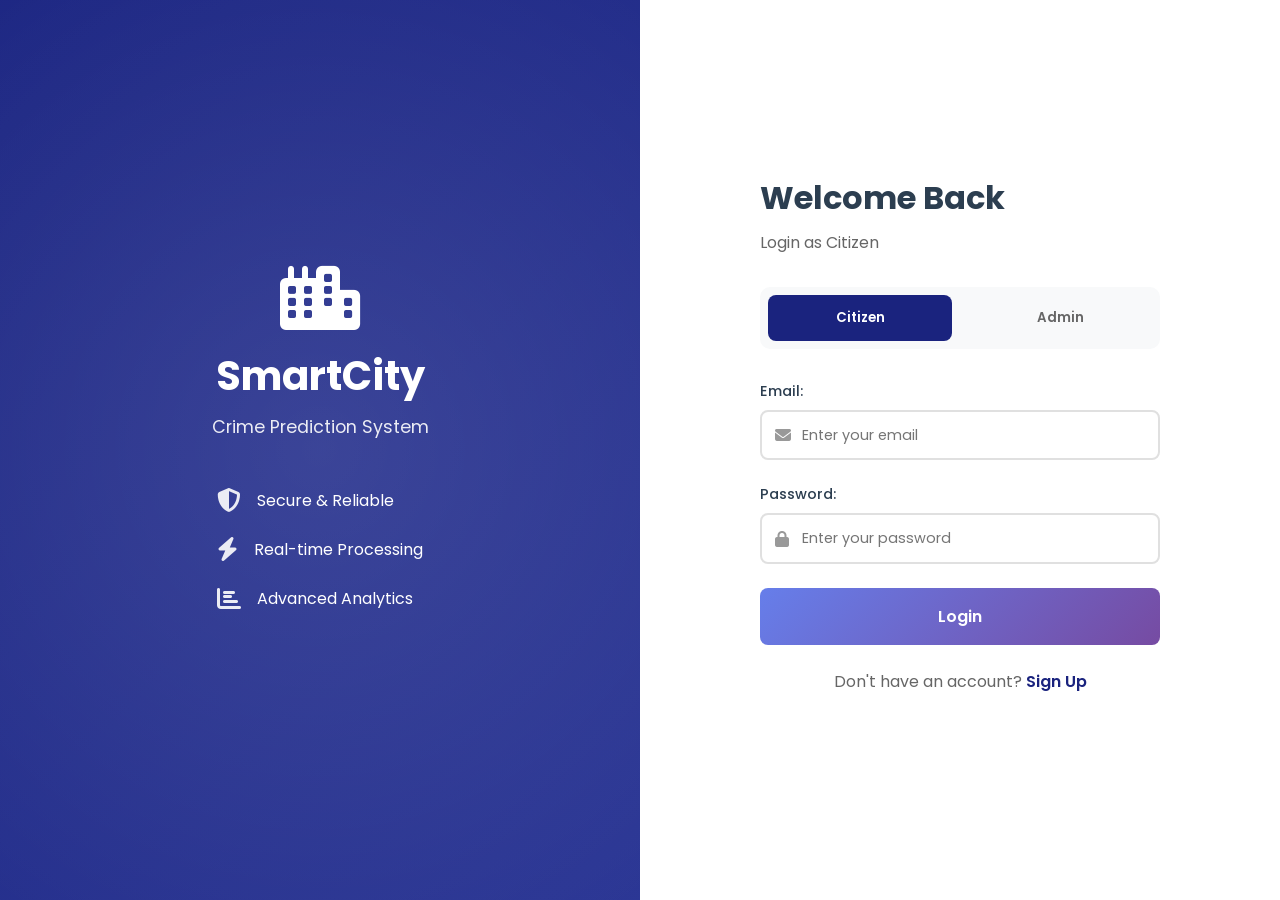
<file: static/auth.html>
<!DOCTYPE html>
<html lang="en">
<head>
    <meta charset="UTF-8">
    <meta name="viewport" content="width=device-width, initial-scale=1.0">
    <title>Login - SmartCity</title>
    <link href="https://fonts.googleapis.com/css2?family=Poppins:wght@300;400;500;600;700&display=swap" rel="stylesheet">
    <link rel="stylesheet" href="https://cdnjs.cloudflare.com/ajax/libs/font-awesome/6.5.1/css/all.min.css">
    <link rel="stylesheet" href="/static/css/auth.css">
</head>
<body>
    <div class="auth-container">
        <div class="auth-left">
            <div class="auth-brand">
                <i class="fas fa-city"></i>
                <h1>SmartCity</h1>
                <p>Crime Prediction System</p>
            </div>
            <div class="auth-features">
                <div class="auth-feature">
                    <i class="fas fa-shield-alt"></i>
                    <p>Secure & Reliable</p>
                </div>
                <div class="auth-feature">
                    <i class="fas fa-bolt"></i>
                    <p>Real-time Processing</p>
                </div>
                <div class="auth-feature">
                    <i class="fas fa-chart-bar"></i>
                    <p>Advanced Analytics</p>
                </div>
            </div>
        </div>
        
        <div class="auth-right">
            <div class="auth-form-container">
                <h2 id="auth-title">Welcome Back</h2>
                <p id="auth-subtitle">Login to your account</p>
                
                <div class="auth-tabs">
                    <button type="button" class="tab-btn active" data-role="citizen" onclick="switchRole('citizen')">Citizen</button>
                    <button type="button" class="tab-btn" data-role="admin" onclick="switchRole('admin')">Admin</button>
                </div>
                
                <div id="error-message" class="error-message" style="display: none;"></div>
                
                <form id="authForm">
                    <div class="form-group" id="nameGroup" style="display: none;">
                        <label for="name">Full Name:</label>
                        <div class="input-group">
                            <i class="fas fa-user"></i>
                            <input type="text" id="name" placeholder="Enter your full name">
                        </div>
                    </div>
                    
                    <div class="form-group">
                        <label for="email">Email:</label>
                        <div class="input-group">
                            <i class="fas fa-envelope"></i>
                            <input type="email" id="email" required placeholder="Enter your email">
                        </div>
                    </div>
                    
                    <div class="form-group" id="locationGroup" style="display: none;">
                        <label for="location">Location:</label>
                        <div class="input-group">
                            <i class="fas fa-map-marker-alt"></i>
                            <select id="location">
                                <option value="">Select your location</option>
                                <option value="north">North Zone</option>
                                <option value="south">South Zone</option>
                                <option value="east">East Zone</option>
                                <option value="west">West Zone</option>
                                <option value="central">Central Zone</option>
                            </select>
                        </div>
                    </div>
                    
                    <div class="form-group">
                        <label for="password">Password:</label>
                        <div class="input-group">
                            <i class="fas fa-lock"></i>
                            <input type="password" id="password" required placeholder="Enter your password">
                        </div>
                    </div>
                    
                    <div class="form-group" id="phoneGroup" style="display: none;">
                        <label for="phone">Phone (Optional):</label>
                        <div class="input-group">
                            <i class="fas fa-phone"></i>
                            <input type="tel" id="phone" placeholder="Enter your phone number">
                        </div>
                    </div>
                    
                    <button type="submit" class="auth-btn" id="authBtn">
                        <span id="btnText">Login</span>
                    </button>
                </form>
                
                <p class="auth-switch">
                    <span id="switchText">Don't have an account?</span>
                    <a href="#" id="switchLink" onclick="toggleAuthMode(event)">Sign Up</a>
                </p>
            </div>
        </div>
    </div>
    
    <script src="/static/js/auth.js"></script>
</body>
</html>
</file>
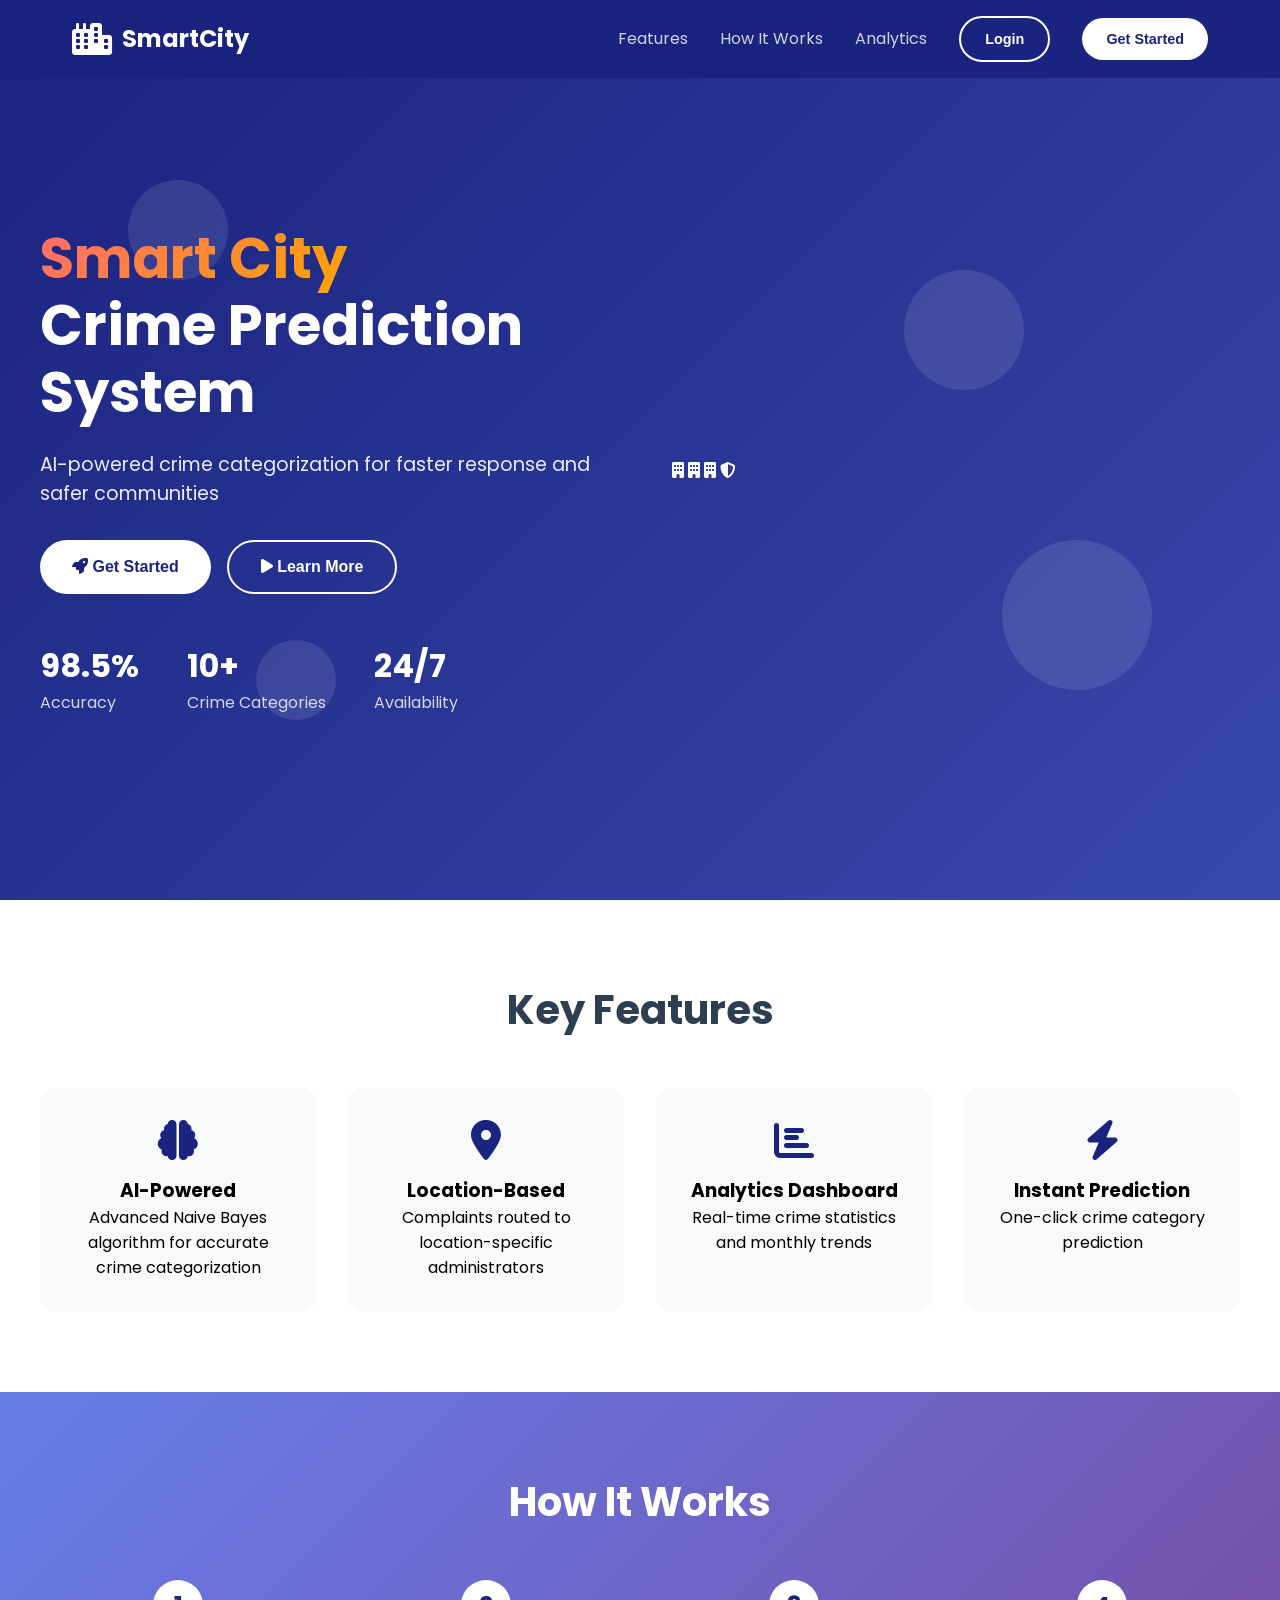
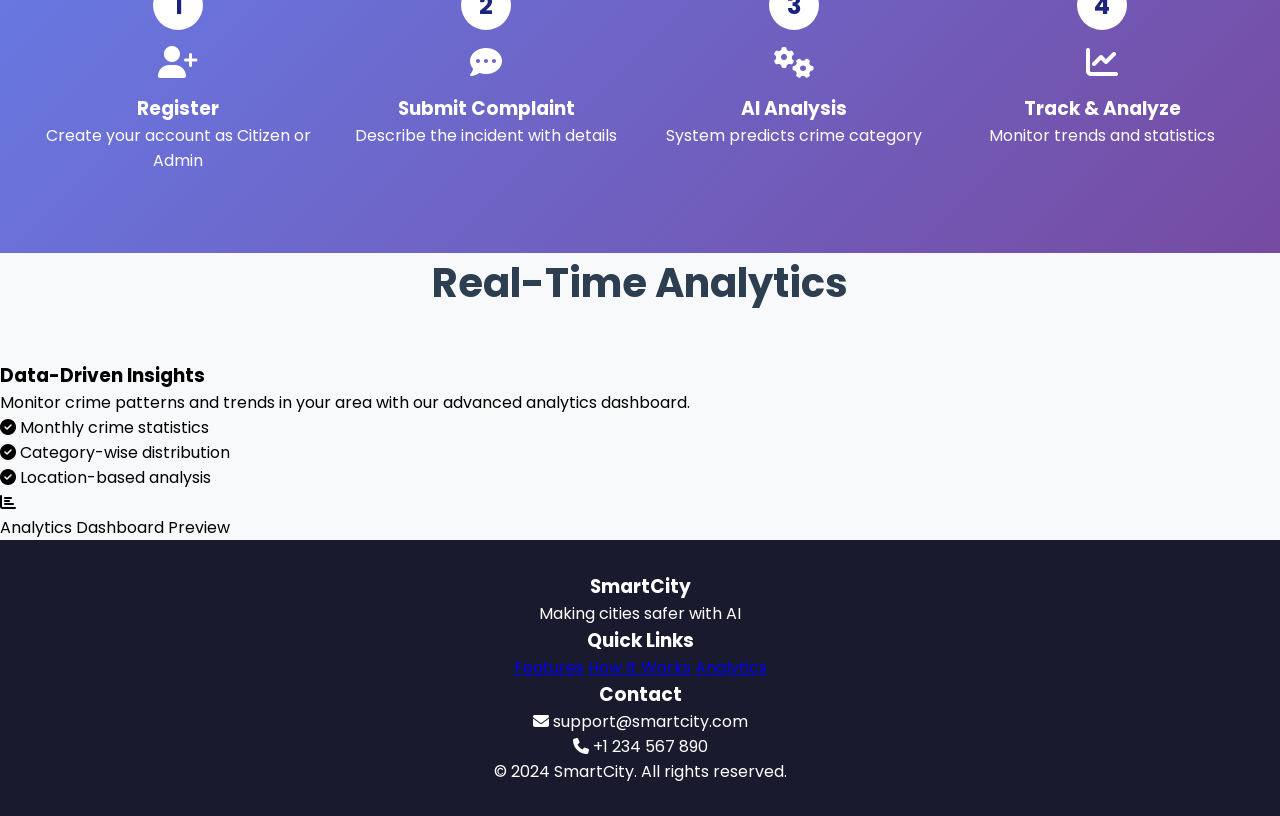
<file: static/landing.html>
<!DOCTYPE html>
<html lang="en">
<head>
    <meta charset="UTF-8">
    <meta name="viewport" content="width=device-width, initial-scale=1.0">
    <title>SmartCity - Crime Prediction System</title>
    <link href="https://fonts.googleapis.com/css2?family=Poppins:wght@300;400;500;600;700;800&display=swap" rel="stylesheet">
    <link rel="stylesheet" href="https://cdnjs.cloudflare.com/ajax/libs/font-awesome/6.5.1/css/all.min.css">
    <link rel="stylesheet" href="https://cdnjs.cloudflare.com/ajax/libs/animate.css/4.1.1/animate.min.css">
    <link rel="stylesheet" href="/static/css/landing.css">
</head>
<body>
    <div class="animated-bg">
        <div class="floating-shapes">
            <div class="shape shape-1"></div>
            <div class="shape shape-2"></div>
            <div class="shape shape-3"></div>
            <div class="shape shape-4"></div>
        </div>
    </div>

    <nav class="navbar">
        <div class="nav-container">
            <div class="logo">
                <i class="fas fa-city"></i>
                <span>SmartCity</span>
            </div>
        
            <button class="menu-toggle" onclick="toggleMobileMenu()">
                <i class="fas fa-bars"></i>
            </button>
        
            <div class="nav-links" id="navLinks">
                <a href="#features">Features</a>
                <a href="#how-it-works">How It Works</a>
                <a href="#analytics">Analytics</a>
                <button class="btn btn-outline" onclick="goToLogin()">Login</button>
                <button class="btn btn-primary" onclick="showRoleSelection()">Get Started</button>
         </div>
        </div>
    </nav>

    <section class="hero">
        <div class="hero-content">
            <div class="hero-text animate__animated animate__fadeInUp">
                <h1 class="hero-title">
                    <span class="gradient-text">Smart City</span><br>
                    Crime Prediction System
                </h1>
                <p class="hero-subtitle">
                    AI-powered crime categorization for faster response and safer communities
                </p>
                <div class="hero-buttons">
                    <button class="btn btn-lg btn-primary" onclick="showRoleSelection()">
                        <i class="fas fa-rocket"></i> Get Started
                    </button>
                    <button class="btn btn-lg btn-outline" onclick="scrollToHowItWorks()">
                        <i class="fas fa-play"></i> Learn More
                    </button>
                </div>
                <div class="hero-stats">
                    <div class="stat">
                        <h3>98.5%</h3>
                        <p>Accuracy</p>
                    </div>
                    <div class="stat">
                        <h3>10+</h3>
                        <p>Crime Categories</p>
                    </div>
                    <div class="stat">
                        <h3>24/7</h3>
                        <p>Availability</p>
                    </div>
                </div>
            </div>
            <div class="hero-visual animate__animated animate__fadeInRight">
                <div class="city-illustration">
                    <i class="fas fa-building"></i>
                    <i class="fas fa-building"></i>
                    <i class="fas fa-building"></i>
                    <i class="fas fa-shield-alt"></i>
                </div>
            </div>
        </div>
    </section>

    <div id="roleModal" class="modal" style="display: none;">
        <div class="modal-content">
            <div class="modal-header">
                <h2>Choose Your Role</h2>
                <button class="modal-close" onclick="closeRoleModal()">
                    <i class="fas fa-times"></i>
                </button>
            </div>
            <p>Select how you want to use SmartCity</p>
            <div class="role-options">
                <div class="role-card" onclick="selectRole('citizen')">
                    <i class="fas fa-user"></i>
                    <h3>Citizen</h3>
                    <p>Submit complaints and track their status</p>
                    <button class="btn btn-primary">Continue as Citizen</button>
                </div>
                <div class="role-card" onclick="selectRole('admin')">
                    <i class="fas fa-user-shield"></i>
                    <h3>Admin</h3>
                    <p>Manage complaints and view analytics</p>
                    <button class="btn btn-secondary">Continue as Admin</button>
                </div>
            </div>
        </div>
    </div>

    <section id="features" class="features">
        <h2 class="section-title">Key Features</h2>
        <div class="features-grid">
            <div class="feature-card">
                <i class="fas fa-brain"></i>
                <h3>AI-Powered</h3>
                <p>Advanced Naive Bayes algorithm for accurate crime categorization</p>
            </div>
            <div class="feature-card">
                <i class="fas fa-map-marker-alt"></i>
                <h3>Location-Based</h3>
                <p>Complaints routed to location-specific administrators</p>
            </div>
            <div class="feature-card">
                <i class="fas fa-chart-bar"></i>
                <h3>Analytics Dashboard</h3>
                <p>Real-time crime statistics and monthly trends</p>
            </div>
            <div class="feature-card">
                <i class="fas fa-bolt"></i>
                <h3>Instant Prediction</h3>
                <p>One-click crime category prediction</p>
            </div>
        </div>
    </section>

    <section id="how-it-works" class="how-it-works">
        <h2 class="section-title">How It Works</h2>
        <div class="steps">
            <div class="step">
                <div class="step-number">1</div>
                <i class="fas fa-user-plus"></i>
                <h3>Register</h3>
                <p>Create your account as Citizen or Admin</p>
            </div>
            <div class="step">
                <div class="step-number">2</div>
                <i class="fas fa-comment-dots"></i>
                <h3>Submit Complaint</h3>
                <p>Describe the incident with details</p>
            </div>
            <div class="step">
                <div class="step-number">3</div>
                <i class="fas fa-cogs"></i>
                <h3>AI Analysis</h3>
                <p>System predicts crime category</p>
            </div>
            <div class="step">
                <div class="step-number">4</div>
                <i class="fas fa-chart-line"></i>
                <h3>Track & Analyze</h3>
                <p>Monitor trends and statistics</p>
            </div>
        </div>
    </section>

    <section id="analytics" class="analytics-preview">
        <h2 class="section-title">Real-Time Analytics</h2>
        <div class="analytics-content">
            <div class="analytics-text">
                <h3>Data-Driven Insights</h3>
                <p>Monitor crime patterns and trends in your area with our advanced analytics dashboard.</p>
                <ul>
                    <li><i class="fas fa-check-circle"></i> Monthly crime statistics</li>
                    <li><i class="fas fa-check-circle"></i> Category-wise distribution</li>
                    <li><i class="fas fa-check-circle"></i> Location-based analysis</li>
                </ul>
            </div>
            <div class="analytics-visual">
                <div class="chart-placeholder">
                    <i class="fas fa-chart-bar"></i>
                    <p>Analytics Dashboard Preview</p>
                </div>
            </div>
        </div>
    </section>

    <footer class="footer">
        <div class="footer-content">
            <div class="footer-section">
                <h3>SmartCity</h3>
                <p>Making cities safer with AI</p>
            </div>
            <div class="footer-section">
                <h3>Quick Links</h3>
                <a href="#features">Features</a>
                <a href="#how-it-works">How It Works</a>
                <a href="#analytics">Analytics</a>
            </div>
            <div class="footer-section">
                <h3>Contact</h3>
                <p><i class="fas fa-envelope"></i> support@smartcity.com</p>
                <p><i class="fas fa-phone"></i> +1 234 567 890</p>
            </div>
        </div>
        <div class="footer-bottom">
            <p>&copy; 2024 SmartCity. All rights reserved.</p>
        </div>
    </footer>

    <script src="/static/js/landing.js"></script>
</body>
</html>
</file>
<file: static/css/auth.css>
:root {
    --primary: #1a237e;
    --secondary: #283593;
    --accent: #3949ab;
    --gradient: linear-gradient(135deg, #667eea 0%, #764ba2 100%);
    --text-dark: #2c3e50;
    --text-light: #ffffff;
    --bg-light: #f8f9fa;
    --border: #e0e0e0;
    --shadow: 0 10px 40px rgba(0, 0, 0, 0.1);
    --radius: 15px;
    --transition: all 0.3s ease;
}

* {
    margin: 0;
    padding: 0;
    box-sizing: border-box;
}

body {
    font-family: 'Poppins', sans-serif;
    min-height: 100vh;
    background: var(--gradient);
}

.auth-container {
    display: flex;
    min-height: 100vh;
}

.auth-left {
    flex: 1;
    background: linear-gradient(135deg, rgba(26, 35, 126, 0.95) 0%, rgba(40, 53, 147, 0.95) 100%);
    color: white;
    display: flex;
    flex-direction: column;
    justify-content: center;
    align-items: center;
    padding: 3rem;
    position: relative;
    overflow: hidden;
}

.auth-left::before {
    content: '';
    position: absolute;
    top: -50%;
    right: -50%;
    width: 200%;
    height: 200%;
    background: radial-gradient(circle, rgba(255,255,255,0.1) 0%, transparent 50%);
    animation: rotate 20s linear infinite;
}

@keyframes rotate {
    from { transform: rotate(0deg); }
    to { transform: rotate(360deg); }
}

.auth-brand {
    text-align: center;
    position: relative;
    z-index: 1;
}

.auth-brand i {
    font-size: 4rem;
    margin-bottom: 1rem;
}

.auth-brand h1 {
    font-size: 2.5rem;
    margin-bottom: 0.5rem;
}

.auth-brand p {
    font-size: 1.1rem;
    opacity: 0.9;
}

.auth-features {
    margin-top: 3rem;
    position: relative;
    z-index: 1;
}

.auth-feature {
    display: flex;
    align-items: center;
    gap: 1rem;
    margin-bottom: 1.5rem;
}

.auth-feature i {
    font-size: 1.5rem;
    opacity: 0.9;
}

.auth-right {
    flex: 1;
    background: white;
    display: flex;
    justify-content: center;
    align-items: center;
    padding: 3rem;
}

.auth-form-container {
    width: 100%;
    max-width: 400px;
}

.auth-form-container h2 {
    color: var(--text-dark);
    font-size: 2rem;
    margin-bottom: 0.5rem;
}

.auth-form-container > p {
    color: #666;
    margin-bottom: 2rem;
}

.auth-tabs {
    display: flex;
    gap: 1rem;
    margin-bottom: 2rem;
    background: var(--bg-light);
    padding: 0.5rem;
    border-radius: 10px;
}

.tab-btn {
    flex: 1;
    padding: 0.8rem;
    border: none;
    background: transparent;
    border-radius: 8px;
    cursor: pointer;
    font-weight: 600;
    color: #666;
    transition: var(--transition);
    font-family: 'Poppins', sans-serif;
}

.tab-btn.active {
    background: var(--primary);
    color: white;
}

.form-group {
    margin-bottom: 1.5rem;
}

.form-group label {
    display: block;
    margin-bottom: 0.5rem;
    color: var(--text-dark);
    font-weight: 500;
    font-size: 0.9rem;
}

.input-group {
    position: relative;
}

.input-group i {
    position: absolute;
    left: 15px;
    top: 50%;
    transform: translateY(-50%);
    color: #999;
}

.input-group input,
.input-group select {
    width: 100%;
    padding: 0.8rem 0.8rem 0.8rem 2.5rem;
    border: 2px solid var(--border);
    border-radius: 8px;
    font-size: 0.9rem;
    font-family: 'Poppins', sans-serif;
    transition: var(--transition);
}

.input-group input:focus,
.input-group select:focus {
    outline: none;
    border-color: var(--primary);
    box-shadow: 0 0 0 3px rgba(26, 35, 126, 0.1);
}

.auth-btn {
    width: 100%;
    padding: 1rem;
    background: var(--gradient);
    color: white;
    border: none;
    border-radius: 8px;
    font-size: 1rem;
    font-weight: 600;
    cursor: pointer;
    transition: var(--transition);
    font-family: 'Poppins', sans-serif;
    position: relative;
    overflow: hidden;
}

.auth-btn:hover {
    transform: translateY(-2px);
    box-shadow: 0 10px 25px rgba(102, 126, 234, 0.4);
}

.auth-btn:active {
    transform: translateY(0);
}

.auth-switch {
    text-align: center;
    margin-top: 1.5rem;
    color: #666;
}

.auth-switch a {
    color: var(--primary);
    text-decoration: none;
    font-weight: 600;
    cursor: pointer;
}

.auth-switch a:hover {
    text-decoration: underline;
}

.error-message {
    background: #fce4ec;
    color: #e91e63;
    padding: 0.8rem;
    border-radius: 8px;
    margin-bottom: 1rem;
    display: none;
    font-size: 0.9rem;
}

@media (max-width: 768px) {
    .auth-container {
        flex-direction: column;
    }
    
    .auth-left {
        display: none; /* Hide left panel on mobile */
    }
    
    .auth-right {
        padding: 1.5rem;
        min-height: 100vh;
    }
    
    .auth-form-container {
        max-width: 100%;
    }
    
    .auth-form-container h2 {
        font-size: 1.5rem;
    }
    
    .auth-tabs {
        gap: 0.5rem;
    }
    
    .tab-btn {
        padding: 0.6rem;
        font-size: 0.9rem;
    }
    
    .form-group {
        margin-bottom: 1rem;
    }
    
    .input-group input,
    .input-group select {
        padding: 0.7rem 0.7rem 0.7rem 2.2rem;
        font-size: 0.9rem;
    }
}

@media (max-width: 480px) {
    .auth-right {
        padding: 1rem;
    }
    
    .auth-form-container h2 {
        font-size: 1.3rem;
    }
}

@media (max-width: 768px) {
    select,
    #location {
        width: 100%;
        padding: 12px 16px;
        font-size: 16px; /* Prevents iOS zoom */
        border: 2px solid var(--border);
        border-radius: 8px;
        background-color: white;
        appearance: none;
        -webkit-appearance: none;
        -moz-appearance: none;
        cursor: pointer;
    }
}
</file>
<file: static/css/landing.css>
:root {
    --primary: #1a237e;
    --secondary: #283593;
    --accent: #3949ab;
    --gradient: linear-gradient(135deg, #667eea 0%, #764ba2 100%);
    --success: #4caf50;
    --text-dark: #2c3e50;
    --text-light: #ffffff;
    --bg-light: #f8f9fa;
}

* {
    margin: 0;
    padding: 0;
    box-sizing: border-box;
}

body {
    font-family: 'Poppins', sans-serif;
    overflow-x: hidden;
    background: var(--bg-light);
}

.animated-bg {
    position: fixed;
    top: 0;
    left: 0;
    width: 100%;
    height: 100%;
    background: linear-gradient(135deg, #1a237e 0%, #283593 50%, #3949ab 100%);
    z-index: -1;
}

.floating-shapes .shape {
    position: absolute;
    border-radius: 50%;
    background: rgba(255, 255, 255, 0.1);
    animation: float 6s infinite;
}

.shape-1 {
    width: 100px;
    height: 100px;
    top: 20%;
    left: 10%;
    animation-delay: 0s;
}

.shape-2 {
    width: 150px;
    height: 150px;
    top: 60%;
    right: 10%;
    animation-delay: 2s;
}

.shape-3 {
    width: 80px;
    height: 80px;
    bottom: 20%;
    left: 20%;
    animation-delay: 4s;
}

.shape-4 {
    width: 120px;
    height: 120px;
    top: 30%;
    right: 20%;
    animation-delay: 1s;
}

@keyframes float {
    0%, 100% { transform: translateY(0); }
    50% { transform: translateY(-20px); }
}

.navbar {
    position: fixed;
    top: 0;
    width: 100%;
    background: rgba(26, 35, 126, 0.95);
    backdrop-filter: blur(10px);
    z-index: 1000;
    padding: 1rem 0;
}

.nav-container {
    max-width: 1200px;
    margin: 0 auto;
    padding: 0 2rem;
    display: flex;
    justify-content: space-between;
    align-items: center;
}

.logo {
    display: flex;
    align-items: center;
    gap: 10px;
    color: white;
    font-size: 1.5rem;
    font-weight: 700;
}

.logo i {
    font-size: 2rem;
}

.nav-links {
    display: flex;
    gap: 2rem;
    align-items: center;
}

.nav-links a {
    color: rgba(255, 255, 255, 0.8);
    text-decoration: none;
    transition: color 0.3s;
}

.nav-links a:hover {
    color: white;
}

.btn {
    padding: 0.8rem 1.5rem;
    border: none;
    border-radius: 50px;
    font-weight: 600;
    cursor: pointer;
    transition: all 0.3s;
    font-size: 0.9rem;
}

.btn-primary {
    background: white;
    color: var(--primary);
}

.btn-primary:hover {
    transform: translateY(-2px);
    box-shadow: 0 10px 25px rgba(0, 0, 0, 0.2);
}

.btn-outline {
    background: transparent;
    color: white;
    border: 2px solid white;
}

.btn-outline:hover {
    background: white;
    color: var(--primary);
}

.btn-lg {
    padding: 1rem 2rem;
    font-size: 1rem;
}

.hero {
    min-height: 100vh;
    display: flex;
    align-items: center;
    justify-content: center;
    padding: 120px 2rem 80px;
    color: white;
}

.hero-content {
    max-width: 1200px;
    display: grid;
    grid-template-columns: 1fr 1fr;
    gap: 4rem;
    align-items: center;
}

.hero-title {
    font-size: 3.5rem;
    line-height: 1.2;
    margin-bottom: 1.5rem;
}

.gradient-text {
    background: linear-gradient(135deg, #ff6b6b, #ffa500);
    background-clip: text;
    -webkit-background-clip: text;
    -webkit-text-fill-color: transparent;
    color: transparent;
}

.hero-subtitle {
    font-size: 1.2rem;
    opacity: 0.9;
    margin-bottom: 2rem;
}

.hero-buttons {
    display: flex;
    gap: 1rem;
    margin-bottom: 3rem;
}

.hero-stats {
    display: flex;
    gap: 3rem;
}

.hero-stats .stat h3 {
    font-size: 2rem;
    font-weight: 700;
}

.hero-stats .stat p {
    opacity: 0.8;
}

.modal {
    position: fixed;
    top: 0;
    left: 0;
    width: 100%;
    height: 100%;
    background: rgba(0, 0, 0, 0.8);
    display: flex;
    align-items: center;
    justify-content: center;
    z-index: 2000;
}

.modal-content {
    background: white;
    border-radius: 20px;
    padding: 3rem;
    max-width: 600px;
    width: 90%;
    text-align: center;
}

.modal-content h2 {
    color: var(--text-dark);
    margin-bottom: 0.5rem;
}

.modal-content p {
    color: #666;
    margin-bottom: 2rem;
}

.role-options {
    display: grid;
    grid-template-columns: 1fr 1fr;
    gap: 2rem;
}

.role-card {
    background: var(--bg-light);
    padding: 2rem;
    border-radius: 15px;
    cursor: pointer;
    transition: all 0.3s;
}

.role-card:hover {
    transform: translateY(-5px);
    box-shadow: 0 10px 30px rgba(0, 0, 0, 0.1);
}

.role-card i {
    font-size: 3rem;
    color: var(--primary);
    margin-bottom: 1rem;
}

.role-card h3 {
    margin-bottom: 0.5rem;
}

.role-card p {
    font-size: 0.9rem;
    margin-bottom: 1rem;
}

.features {
    background: white;
    padding: 5rem 2rem;
}

.section-title {
    text-align: center;
    font-size: 2.5rem;
    margin-bottom: 3rem;
    color: var(--text-dark);
}

.features-grid {
    max-width: 1200px;
    margin: 0 auto;
    display: grid;
    grid-template-columns: repeat(auto-fit, minmax(250px, 1fr));
    gap: 2rem;
}

.feature-card {
    background: var(--bg-light);
    padding: 2rem;
    border-radius: 15px;
    text-align: center;
    transition: all 0.3s;
}

.feature-card:hover {
    transform: translateY(-5px);
    box-shadow: 0 10px 30px rgba(0, 0, 0, 0.1);
}

.feature-card i {
    font-size: 2.5rem;
    color: var(--primary);
    margin-bottom: 1rem;
}

.how-it-works {
    background: linear-gradient(135deg, #667eea 0%, #764ba2 100%);
    padding: 5rem 2rem;
    color: white;
}

.how-it-works .section-title {
    color: white;
}

.steps {
    max-width: 1200px;
    margin: 0 auto;
    display: grid;
    grid-template-columns: repeat(auto-fit, minmax(200px, 1fr));
    gap: 2rem;
}

.step {
    text-align: center;
    position: relative;
}

.step-number {
    width: 50px;
    height: 50px;
    background: white;
    color: var(--primary);
    border-radius: 50%;
    display: flex;
    align-items: center;
    justify-content: center;
    font-size: 1.5rem;
    font-weight: 700;
    margin: 0 auto 1rem;
}

.step i {
    font-size: 2rem;
    margin-bottom: 1rem;
}

.footer {
    background: #1a1a2e;
    color: white;
    text-align: center;
    padding: 2rem;
}

.menu-toggle {
    display: none;
    background: none;
    border: none;
    color: white;
    font-size: 1.5rem;
    cursor: pointer;
    padding: 0.5rem;
}

@media (max-width: 768px) {
    .menu-toggle {
        display: block;
    }
    
    .nav-links {
        display: none;
        position: absolute;
        top: 100%;
        left: 0;
        right: 0;
        background: var(--primary);
        flex-direction: column;
        padding: 1rem;
        gap: 0.5rem;
        box-shadow: 0 10px 20px rgba(0,0,0,0.2);
    }
    
    .nav-links.show {
        display: flex;
    }
    
    .nav-links a,
    .nav-links button {
        width: 100%;
        text-align: center;
    }
}

@media (max-width: 768px) {

    .nav-container {
        padding: 0.5rem 1rem;
    }
    
    .nav-links {
        gap: 0.5rem;
    }
    
    .nav-links a {
        display: none; /* Hide links on mobile */
    }
    
    .logo {
        font-size: 1.2rem;
    }
    
    .logo i {
        font-size: 1.5rem;
    }
    
    .btn {
        padding: 0.5rem 1rem;
        font-size: 0.8rem;
    }
    
    /* Hero Section */
    .hero {
        padding: 100px 1rem 50px;
    }
    
    .hero-content {
        grid-template-columns: 1fr;
        gap: 2rem;
        text-align: center;
    }
    
    .hero-title {
        font-size: 2rem;
    }
    
    .hero-subtitle {
        font-size: 1rem;
    }
    
    .hero-buttons {
        flex-direction: column;
        gap: 0.5rem;
    }
    
    .hero-stats {
        gap: 1.5rem;
        justify-content: center;
    }
    
    .hero-stats .stat h3 {
        font-size: 1.5rem;
    }

    .hero-visual {
        display: none;
    }
    
    .features {
        padding: 3rem 1rem;
    }
    
    .features-grid {
        grid-template-columns: 1fr;
        gap: 1rem;
    }
    
    .section-title {
        font-size: 1.8rem;
    }
    
    /* How It Works */
    .how-it-works {
        padding: 3rem 1rem;
    }
    
    .steps {
        grid-template-columns: 1fr;
        gap: 1.5rem;
    }
    
    /* Modal */
    .modal-content {
        padding: 1.5rem;
        margin: 1rem;
    }
    
    .role-options {
        grid-template-columns: 1fr;
        gap: 1rem;
    }
}

@media (max-width: 480px) {
    .hero-title {
        font-size: 1.5rem;
    }
    
    .hero-stats {
        flex-direction: column;
        gap: 1rem;
    }
    
    .btn-lg {
        padding: 0.8rem 1.5rem;
        font-size: 0.9rem;
    }
}
</file>
